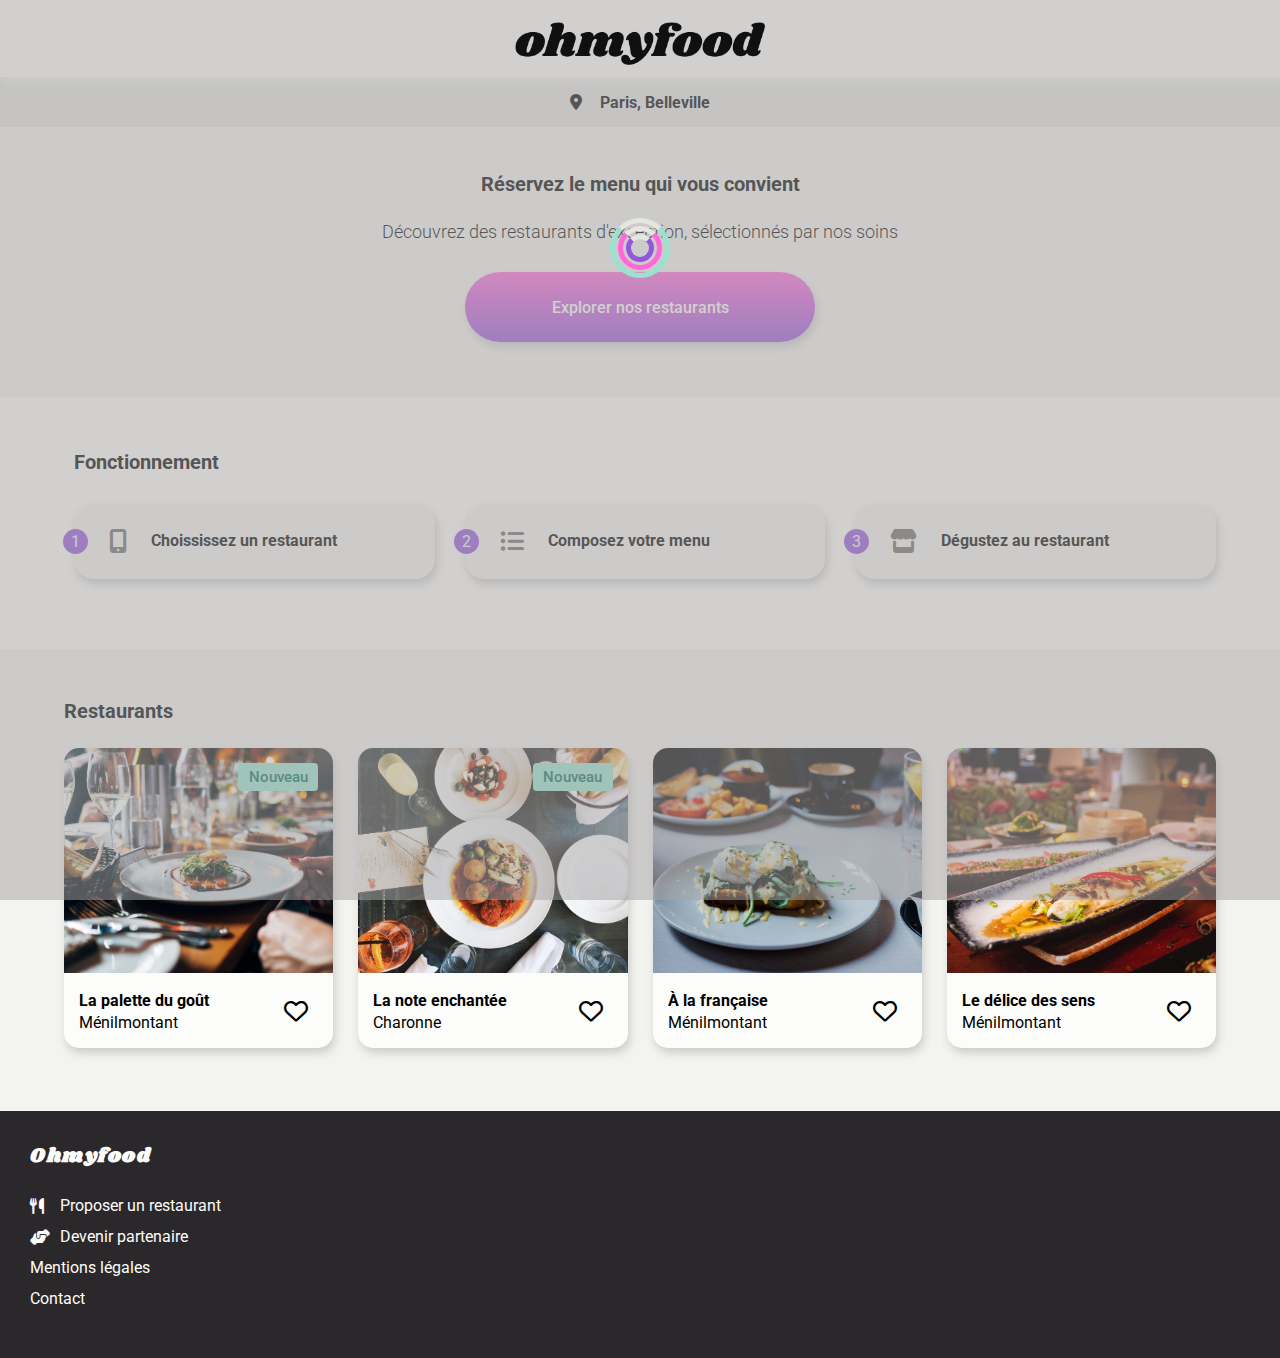
<file: index.html>
<!DOCTYPE html>
<html lang="en">

<head>
    <meta charset="UTF-8">
    <meta name="viewport" content="width=device-width, initial-scale=1.0">
    <!-- add css page -->
    <link rel="stylesheet" href="./src/style/index.css">
    <!-- add font-aweseome librairie -->
    <link rel="stylesheet" href="https://cdnjs.cloudflare.com/ajax/libs/font-awesome/6.3.0/css/all.min.css">
    <link rel="preconnect" href="https://fonts.googleapis.com">
    <link rel="preconnect" href="https://fonts.gstatic.com" crossorigin>
    <title>OhMyFood</title>
</head>

<body>
    <header class="header_container">
        <img src="./src/images/logo/ohmyfood.png" alt="ohmyfood-title" class="title_img">
    </header>
    <main>

        <section class="information_container">
            <div class="location_container">
                <i class="fa-solid fa-location-dot"></i>
                <p class="text_bold">Paris, Belleville</p>
            </div>
            <div class="view_container">
                <h1 class="title_homepage">Réservez le menu qui vous convient</h1>
                <p class="view_text">Découvrez des restaurants d'exception, sélectionnés par nos soins</p>
                <button class="button_homepage">Explorer nos restaurants</button>
            </div>
        </section>

        <section class="functioning_container">
            <h2>Fonctionnement</h2>
            <div class="functioning_wrapper">
                <div class="functioning_card">
                    <div class="circle">1</div>
                    <i class="fa-solid fa-mobile-screen-button fa-xl functioning_icone"></i>
                    <h3>Choississez un restaurant</h3>
                </div>
                <div class="functioning_card">
                    <div class="circle">2</div>
                    <i class="fa-solid fa-list-ul fa-xl functioning_icone"></i>
                    <h3>Composez votre menu</h3>
                </div>
                <div class="functioning_card">
                    <div class="circle">3</div>
                    <i class="fa-solid fa-store fa-xl functioning_icone"></i>
                    <h3>Dégustez au restaurant</h3>
                </div>
            </div>
        </section>

        <section class="restaurant_container">
            <h2>Restaurants</h2>
            <div class="restaurant_card_wrapper">
                <article class="restaurant_card">
                    <a href="menu-palette.html">
                        <div class="new_card">
                            <p class="new_text">Nouveau</p>
                        </div>
                        <img src="./src/images/restaurants/jay-wennington-N_Y88TWmGwA-unsplash.jpg"
                            alt="restaurant la palette du gout" class="restaurant_img">
                        <div class="card_wrapper">
                            <div>
                                <h3>La palette du goût</h3>
                                <p>Ménilmontant</p>
                            </div>
                            <div class="icone_wrapper">
                                <!-- I added a svg for do the gradient -->
                                <svg xmlns="http://www.w3.org/2000/svg" width="24" height="24" viewBox="0 0 512 512"
                                    class="fullheart">
                                    <path
                                        d="M47.6 300.4L228.3 469.1c7.5 7 17.4 10.9 27.7 10.9s20.2-3.9 27.7-10.9L464.4 300.4c30.4-28.3 47.6-68 47.6-109.5v-5.8c0-69.9-50.5-129.5-119.4-141C347 36.5 300.6 51.4 268 84L256 96 244 84c-32.6-32.6-79-47.5-124.6-39.9C50.5 55.6 0 115.2 0 185.1v5.8c0 41.5 17.2 81.2 47.6 109.5z" />
                                    <defs>
                                        <linearGradient id="gradient" gradientTransform="rotate(90)">
                                            <stop offset="0%" stop-color="#9356dc" />
                                            <stop offset="100%" stop-color="#ff69da" />
                                        </linearGradient>
                                    </defs>
                                </svg>
                                <i class="fa-regular fa-heart fa-xl emptyheart"></i>
                            </div>
                        </div>
                    </a>
                </article>
                <article class="restaurant_card">
                    <a href="menu-enchante.html">
                        <div class="new_card">
                            <p class="new_text">Nouveau</p>
                        </div>
                        <img src="./src/images/restaurants/stil-u2Lp8tXIcjw-unsplash.jpg"
                            alt="restaurant la note enchantee" class="restaurant_img">
                        <div class="card_wrapper">
                            <div>
                                <h3>La note enchantée</h3>
                                <p>Charonne</p>
                            </div>
                            <div class="icone_wrapper">
                                <!-- I added a svg for do the gradient -->
                                <svg xmlns="http://www.w3.org/2000/svg" width="24" height="24" viewBox="0 0 512 512"
                                    class="fullheart">
                                    <path
                                        d="M47.6 300.4L228.3 469.1c7.5 7 17.4 10.9 27.7 10.9s20.2-3.9 27.7-10.9L464.4 300.4c30.4-28.3 47.6-68 47.6-109.5v-5.8c0-69.9-50.5-129.5-119.4-141C347 36.5 300.6 51.4 268 84L256 96 244 84c-32.6-32.6-79-47.5-124.6-39.9C50.5 55.6 0 115.2 0 185.1v5.8c0 41.5 17.2 81.2 47.6 109.5z" />
                                </svg>
                                <i class="fa-regular fa-heart fa-xl emptyheart"></i>
                            </div>
                        </div>
                    </a>
                </article>

                <article class="restaurant_card">
                    <a href="./menu-francaise.html">
                        <img src="./src/images/restaurants/toa-heftiba-DQKerTsQwi0-unsplash.jpg"
                            alt="restaurant la note enchantee" class="restaurant_img">
                        <div class="card_wrapper">
                            <div>
                                <h3>À la française</h3>
                                <p>Ménilmontant</p>
                            </div>
                            <div class="icone_wrapper">
                                <!-- I added a svg for do the gradient -->
                                <svg xmlns="http://www.w3.org/2000/svg" width="24" height="24" viewBox="0 0 512 512"
                                    class="fullheart">
                                    <path
                                        d="M47.6 300.4L228.3 469.1c7.5 7 17.4 10.9 27.7 10.9s20.2-3.9 27.7-10.9L464.4 300.4c30.4-28.3 47.6-68 47.6-109.5v-5.8c0-69.9-50.5-129.5-119.4-141C347 36.5 300.6 51.4 268 84L256 96 244 84c-32.6-32.6-79-47.5-124.6-39.9C50.5 55.6 0 115.2 0 185.1v5.8c0 41.5 17.2 81.2 47.6 109.5z" />
                                </svg>
                                <i class="fa-regular fa-heart fa-xl emptyheart"></i>
                            </div>
                        </div>
                    </a>
                </article>
                <article class="restaurant_card">
                    <a href="./menu-delice.html">
                        <img src="./src/images/restaurants/louis-hansel-shotsoflouis-qNBGVyOCY8Q-unsplash.jpg"
                            alt="restaurant le delice des sens" class="restaurant_img">
                        <div class="card_wrapper">
                            <div>
                                <h3>Le délice des sens</h3>
                                <p>Ménilmontant</p>
                            </div>
                            <div class="icone_wrapper">
                                <!-- I added a svg for do the gradient -->
                                <svg xmlns="http://www.w3.org/2000/svg" width="24" height="24" viewBox="0 0 512 512"
                                    class="fullheart">
                                    <path
                                        d="M47.6 300.4L228.3 469.1c7.5 7 17.4 10.9 27.7 10.9s20.2-3.9 27.7-10.9L464.4 300.4c30.4-28.3 47.6-68 47.6-109.5v-5.8c0-69.9-50.5-129.5-119.4-141C347 36.5 300.6 51.4 268 84L256 96 244 84c-32.6-32.6-79-47.5-124.6-39.9C50.5 55.6 0 115.2 0 185.1v5.8c0 41.5 17.2 81.2 47.6 109.5z" />
                                </svg>
                                <i class="fa-regular fa-heart fa-xl emptyheart"></i>
                            </div>
                        </div>
                    </a>
                </article>
            </div>
        </section>
        <div class="loader">
            <div class="loader_circle_starter"></div>
            <div class="loader_circle_middle"> </div>
            <div class="loader_circle_inside"></div>
        </div>
    </main>
    <footer>
        <h4>Ohmyfood</h4>
        <div class="footer_wrapper">
            <div class="flex_wrapper">
                <i class="fa-solid fa-utensils footer_i white"></i>
                <a href="#">
                    <p class="footer_text">Proposer un restaurant</p>
                </a>
            </div>
            <div class="flex_wrapper">
                <i class="fa-solid fa-handshake-angle footer_i white"></i>
                <a href="">
                    <p class="footer_text">Devenir partenaire</p>
                </a>
            </div>
            <a href="">
                <p class="footer_text">Mentions légales</p>
            </a>
            <a href="mailto:contact@ohmyfood.com?">
                <p class="footer_text">Contact</p>
            </a>
        </div>
    </footer>
</body>

</html>
</file>
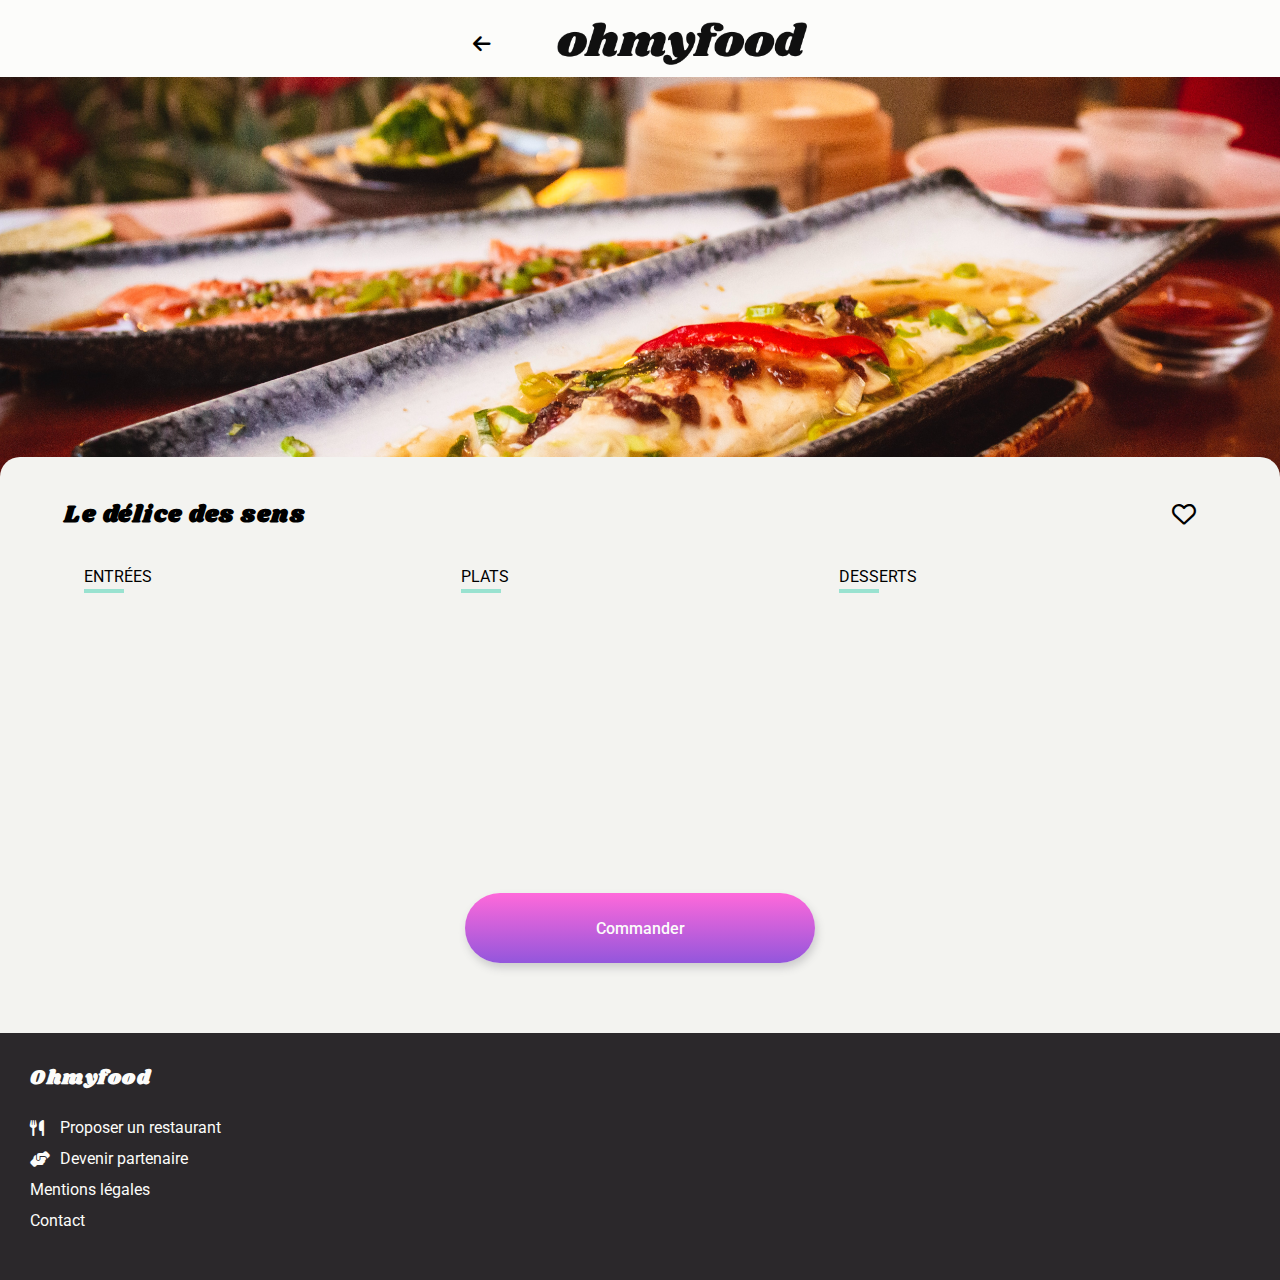
<file: menu-delice.html>
<!DOCTYPE html>
<html lang="en">

<head>
    <meta charset="UTF-8">
    <meta name="viewport" content="width=device-width, initial-scale=1.0">
    <!-- add css page -->
    <link rel="stylesheet" href="./src/style/index.css">
    <!-- add font-aweseome librairie -->
    <link rel="stylesheet" href="https://cdnjs.cloudflare.com/ajax/libs/font-awesome/6.3.0/css/all.min.css">
    <link rel="preconnect" href="https://fonts.googleapis.com">
    <link rel="preconnect" href="https://fonts.gstatic.com" crossorigin>
    <title>OhMyFood</title>
</head>

<body>
    <header class="header_container">
        <a href="index.html"><i class="fa-solid fa-arrow-left fa-lg"></i></a>
        <img src="./src/images/logo/ohmyfood.png" alt="ohmyfood-title" class="title_img">
    </header>

    <main class="main_restaurant">
        <div class="restaurant_image">
            <img src="./src/images/restaurants/louis-hansel-shotsoflouis-qNBGVyOCY8Q-unsplash.jpg"
                alt="image rstaurant le delice des sens" class="restaurant_img">
        </div>

        <section class="menu_container">

            <div class="title_wrapper">
                <h1 class="restaurant_title">Le délice des sens</h1>
                <div class="icone_wrapper">
                    <!-- I added a svg for do the gradient -->
                    <svg xmlns="http://www.w3.org/2000/svg" width="24" height="24" viewBox="0 0 512 512"
                        class="fullheart">
                        <path
                            d="M47.6 300.4L228.3 469.1c7.5 7 17.4 10.9 27.7 10.9s20.2-3.9 27.7-10.9L464.4 300.4c30.4-28.3 47.6-68 47.6-109.5v-5.8c0-69.9-50.5-129.5-119.4-141C347 36.5 300.6 51.4 268 84L256 96 244 84c-32.6-32.6-79-47.5-124.6-39.9C50.5 55.6 0 115.2 0 185.1v5.8c0 41.5 17.2 81.2 47.6 109.5z" />
                        <defs>
                            <linearGradient id="gradient">
                                <stop offset="0%" stop-color="#9356dc" />
                                <stop offset="100%" stop-color="#ff69da" />
                            </linearGradient>
                        </defs>
                    </svg>
                    <i class="fa-regular fa-heart fa-xl emptyheart"></i>
                </div>
            </div>

            <div class="menu_wrapper">
                <div class="desktop_flex_wrapper">
                    <h2 class="title_menu">entrées</h2>
                    <div class="food_container">
                        <div class="menu_card delay01">
                            <div class="text_wrapper">
                                <h3>Tartare de thon</h3>
                                <p>Assaisonné au yuzu</p>
                            </div>
                            <p class="price">25€</p>
                            <div class="check"><i class="fa-solid fa-check circle"></i></div>
                        </div>
                        <div class="menu_card delay02">
                            <div class="text_wrapper">
                                <h3>Bouchée de homard croustillant</h3>
                                <p>Et sa farandole de petits légumes</p>
                            </div>
                            <p class="price">35€</p>
                            <div class="check"><i class="fa-solid fa-check circle"></i></div>
                        </div>
                        <div class="menu_card delay03">
                            <div class="text_wrapper">
                                <h3>Velouté de cèpes</h3>
                                <p>Aux truffes</p>
                            </div>
                            <p class="price">20€</p>
                            <div class="check"><i class="fa-solid fa-check circle"></i></div>
                        </div>
                    </div>
                </div>

                <div class="desktop_flex_wrapper">
                    <h2 class="title_menu">plats</h2>

                    <div class="food_container">
                        <div class="menu_card delay04">
                            <div class="text_wrapper">
                                <h3>Poulet rôti aux herbes de Provence</h3>
                                <p> Et sa crème de truffe</p>
                            </div>
                            <p class="price"> 40€</p>
                            <div class="check"><i class="fa-solid fa-check circle"></i></div>

                        </div>
                        <div class="menu_card delay05">
                            <div class="text_wrapper">
                                <h3>Langouste rôtie </h3>
                                <p>Et ses légumes de saison</p>
                            </div>
                            <p class="price">35€</p>
                            <div class="check"><i class="fa-solid fa-check circle"></i></div>
                        </div>
                        <div class="menu_card delay06">
                            <div class="text_wrapper">
                                <h3>Côte de boeuf Angus</h3>
                                <p>Et sa purée de panais</p>
                            </div>
                            <p class="price">44€</p>
                            <div class="check"><i class="fa-solid fa-check circle"></i></div>
                        </div>
                    </div>
                </div>

                <div class="desktop_flex_wrapper">
                    <h2 class="title_menu">desserts</h2>

                    <div class="food_container">

                        <div class="menu_card delay07">
                            <div class="text_wrapper">
                                <h3>Farandole de desserts</h3>
                                <p>Du chef</p>
                            </div>
                            <p class="price">18€</p>
                            <div class="check"><i class="fa-solid fa-check circle"></i></div>
                        </div>

                        <div class="menu_card delay08">
                            <div class="text_wrapper">
                                <h3>Crème brulée</h3>
                                <p>Revisitée</p>
                            </div>
                            <p class="price">22€</p>
                            <div class="check"><i class="fa-solid fa-check circle"></i></div>
                        </div>

                        <div class="menu_card delay09">
                            <div class="text_wrapper">
                                <h3>Tiramisu</h3>
                                <p>À la noisette</p>
                            </div>
                            <p class="price">23€</p>
                            <div class="check"><i class="fa-solid fa-check circle"></i></div>
                        </div>
                    </div>
                </div>
            </div>
            <button class="menu_button">Commander</button>
        </section>

    </main>

    <footer>
        <h4>Ohmyfood</h4>
        <div class="footer_wrapper">
            <div class="flex_wrapper">
                <i class="fa-solid fa-utensils footer_i white"></i>
                <a href="#">
                    <p class="footer_text">Proposer un restaurant</p>
                </a>
            </div>
            <div class="flex_wrapper">
                <i class="fa-solid fa-handshake-angle footer_i white"></i>
                <a href="">
                    <p class="footer_text">Devenir partenaire</p>
                </a>
            </div>
            <a href="">
                <p class="footer_text">Mentions légales</p>
            </a>
            <a href="mailto:contact@ohmyfood.com?">
                <p class="footer_text">Contact</p>
            </a>
        </div>
    </footer>
</body>

</html>
</file>
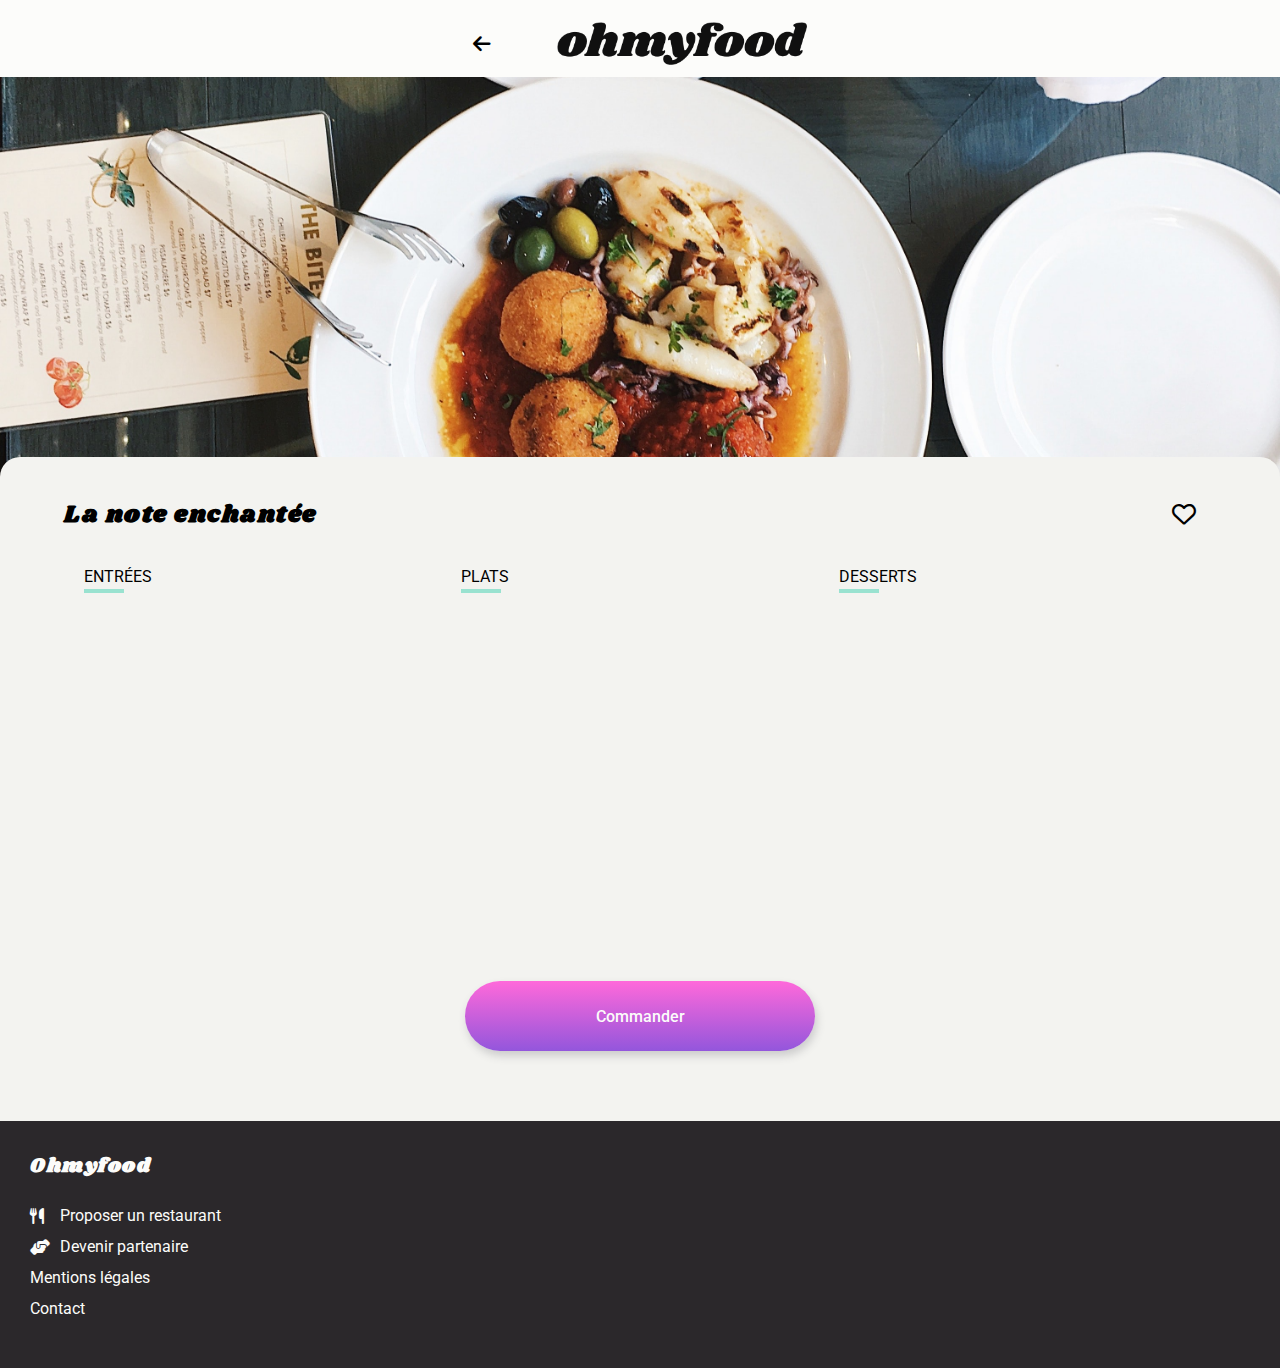
<file: menu-enchante.html>
<!DOCTYPE html>
<html lang="en">

<head>
    <meta charset="UTF-8">
    <meta name="viewport" content="width=device-width, initial-scale=1.0">
    <!-- add css page -->
    <link rel="stylesheet" href="./src/style/index.css">
    <!-- add font-aweseome librairie -->
    <link rel="stylesheet" href="https://cdnjs.cloudflare.com/ajax/libs/font-awesome/6.3.0/css/all.min.css">
    <link rel="preconnect" href="https://fonts.googleapis.com">
    <link rel="preconnect" href="https://fonts.gstatic.com" crossorigin>
    <title>OhMyFood</title>
</head>

<body>
    <header class="header_container">
        <a href="index.html"><i class="fa-solid fa-arrow-left fa-lg"></i></a>
        <img src="./src/images/logo/ohmyfood.png" alt="ohmyfood-title" class="title_img">
    </header>
    <main class="main_restaurant">
        <div class="restaurant_image">
            <img src="./src/images/restaurants/stil-u2Lp8tXIcjw-unsplash.jpg" alt="image restaurant la note enchantee"
                class="restaurant_img">
        </div>

        <section class="menu_container">
            <div class="title_wrapper">
                <h1 class="restaurant_title">La note enchantée</h1>
                <div class="icone_wrapper">
                    <!-- I added a svg for do the gradient -->
                    <svg xmlns="http://www.w3.org/2000/svg" width="24" height="24" viewBox="0 0 512 512"
                        class="fullheart">
                        <path
                            d="M47.6 300.4L228.3 469.1c7.5 7 17.4 10.9 27.7 10.9s20.2-3.9 27.7-10.9L464.4 300.4c30.4-28.3 47.6-68 47.6-109.5v-5.8c0-69.9-50.5-129.5-119.4-141C347 36.5 300.6 51.4 268 84L256 96 244 84c-32.6-32.6-79-47.5-124.6-39.9C50.5 55.6 0 115.2 0 185.1v5.8c0 41.5 17.2 81.2 47.6 109.5z" />
                        <defs>
                            <linearGradient id="gradient">
                                <stop offset="0%" stop-color="#9356dc" />
                                <stop offset="100%" stop-color="#ff69da" />
                            </linearGradient>
                        </defs>
                    </svg>
                    <i class="fa-regular fa-heart fa-xl emptyheart"></i>
                </div>
            </div>

            <div class="menu_wrapper">
                <div class="desktop_flex_wrapper">
                    <h2 class="title_menu">entrées</h2>

                    <div class="food_container">
                        <div class="menu_card delay01">
                            <div class="text_wrapper">
                                <h3>Ravioles de foie gras</h3>
                                <p>Accompagnés de leur crème à la truffe</p>
                            </div>
                            <p class="price">25€</p>
                            <div class="check"><i class="fa-solid fa-check circle"></i></div>
                        </div>
                        <div class="menu_card delay02">
                            <div class="text_wrapper">
                                <h3>Caviar osciètre</h3>
                                <p>Sur blini à la farine de blé noir</p>
                            </div>
                            <p class="price">35€</p>
                            <div class="check"><i class="fa-solid fa-check circle"></i></div>
                        </div>
                        <div class="menu_card delay03">
                            <div class="text_wrapper">
                                <h3>Homard et espuma de potiron</h3>
                                <p>Mariné aux zestes d'orange</p>
                            </div>
                            <p class="price">20€</p>
                            <div class="check"><i class="fa-solid fa-check circle"></i></div>
                        </div>
                        <div class="menu_card delay04">
                            <div class="text_wrapper">
                                <h3>Foie gras de canard cuit entier</h3>
                                <p>Confiture de figue et pain toasté</p>
                            </div>
                            <p class="price">35€</p>
                            <div class="check"><i class="fa-solid fa-check circle"></i></div>
                        </div>
                    </div>
                </div>

                <div class="desktop_flex_wrapper">
                    <h2 class="title_menu">plats</h2>
                    <div class="food_container">
                        <div class="menu_card delay05">
                            <div class="text_wrapper">
                                <h3>Noix de coquilles Saint-Jacques</h3>
                                <p>Sur lit de purée de céleri-rave</p>
                            </div>
                            <p class="price"> 40€</p>
                            <div class="check"><i class="fa-solid fa-check circle"></i></div>
                        </div>
                        <div class="menu_card delay06">
                            <div class="text_wrapper">
                                <h3>Langoustine poêlée</h3>
                                <p>Purée de patate douce</p>
                            </div>
                            <p class="price">35€</p>
                            <div class="check"><i class="fa-solid fa-check circle"></i></div>
                        </div>
                        <div class="menu_card delay07">
                            <div class="text_wrapper">
                                <h3>Mijoté de queue de boeuf</h3>
                                <p>Et riz sauvage aux zestes de citron</p>
                            </div>
                            <p class="price">44€</p>
                            <div class="check"><i class="fa-solid fa-check circle"></i></div>
                        </div>
                    </div>
                </div>

                <div class="desktop_flex_wrapper">
                    <h2 class="title_menu">desserts</h2>
                    <div class="food_container">
                        <div class="menu_card delay08">
                            <div class="text_wrapper">
                                <h3>Macaron noisette et chocolat</h3>
                                <p>Glace au caramel brun et sel de Guérande</p>
                            </div>
                            <p class="price">18€</p>
                            <div class="check"><i class="fa-solid fa-check circle"></i></div>
                        </div>
                        <div class="menu_card delay09">
                            <div class="text_wrapper">
                                <h3>Baba au rhum revisité </h3>
                                <p>Avec son coulis de citron</p>
                            </div>
                            <p class="price">22€</p>
                            <div class="check"><i class="fa-solid fa-check circle"></i></div>
                        </div>
                        <div class="menu_card delay10">
                            <div class="text_wrapper">
                                <h3>Tarte au citron meringuée</h3>
                                <p>Déstructurée</p>
                            </div>
                            <p class="price">23€</p>
                            <div class="check"><i class="fa-solid fa-check circle"></i></div>
                        </div>
                    </div>
                </div>
            </div>
            <button class="menu_button">Commander</button>

        </section>
    </main>

    <footer>
        <h4>Ohmyfood</h4>
        <div class="footer_wrapper">
            <div class="flex_wrapper">
                <i class="fa-solid fa-utensils footer_i white"></i>
                <a href="#">
                    <p class="footer_text">Proposer un restaurant</p>
                </a>
            </div>
            <div class="flex_wrapper">
                <i class="fa-solid fa-handshake-angle footer_i white"></i>
                <a href="">
                    <p class="footer_text">Devenir partenaire</p>
                </a>
            </div>
            <a href="">
                <p class="footer_text">Mentions légales</p>
            </a>
            <a href="mailto:contact@ohmyfood.com?">
                <p class="footer_text">Contact</p>
            </a>
        </div>
    </footer>
</body>

</html>
</file>
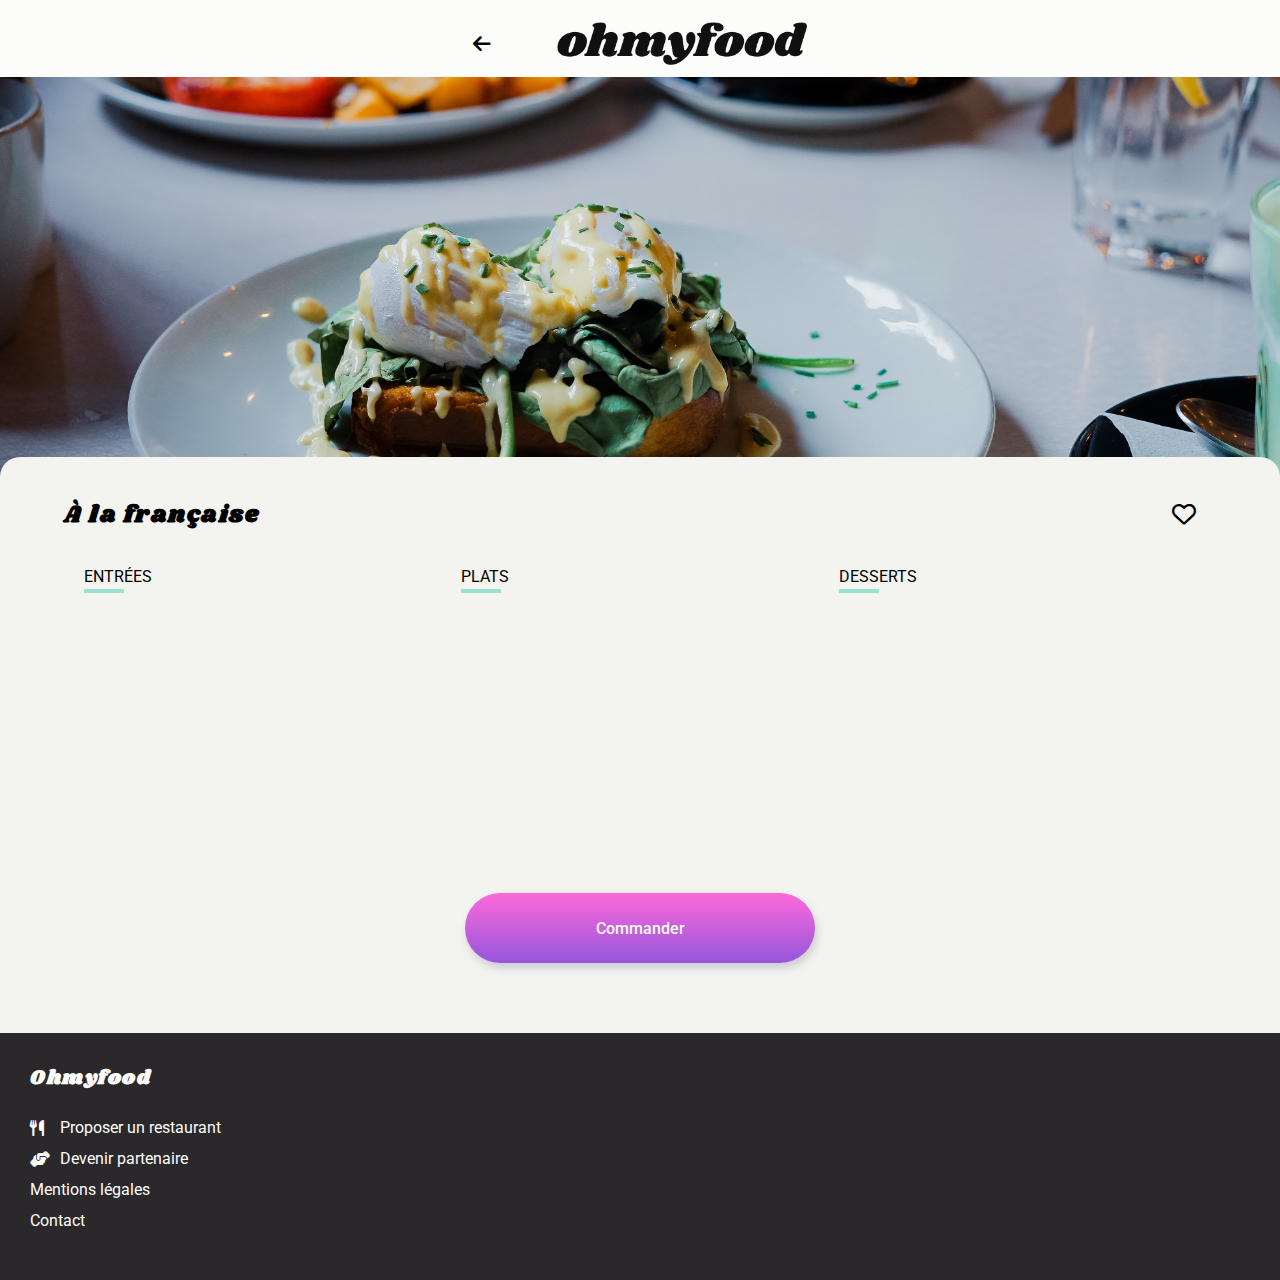
<file: menu-francaise.html>
<!DOCTYPE html>
<html lang="en">

<head>
    <meta charset="UTF-8">
    <meta name="viewport" content="width=device-width, initial-scale=1.0">
    <!-- add css page -->
    <link rel="stylesheet" href="./src/style/index.css">
    <!-- add font-aweseome librairie -->
    <link rel="stylesheet" href="https://cdnjs.cloudflare.com/ajax/libs/font-awesome/6.3.0/css/all.min.css">
    <link rel="preconnect" href="https://fonts.googleapis.com">
    <link rel="preconnect" href="https://fonts.gstatic.com" crossorigin>
    <title>OhMyFood</title>
</head>

<body>
    <header class="header_container">
        <a href="index.html"><i class="fa-solid fa-arrow-left fa-lg"></i></a>
        <img src="./src/images/logo/ohmyfood.png" alt="ohmyfood-title" class="title_img">
    </header>
    <main class="main_restaurant">
        <div class="restaurant_image">
            <img src="./src/images/restaurants/toa-heftiba-DQKerTsQwi0-unsplash.jpg"
                alt="image restaurant à la française" class="restaurant_img">
        </div>

        <section class="menu_container">
            <div class="title_wrapper">
                <h1 class="restaurant_title">À la française</h1>
                <div class="icone_wrapper">
                    <!-- I added a svg for do the gradient -->
                    <svg xmlns="http://www.w3.org/2000/svg" width="24" height="24" viewBox="0 0 512 512"
                        class="fullheart">
                        <path
                            d="M47.6 300.4L228.3 469.1c7.5 7 17.4 10.9 27.7 10.9s20.2-3.9 27.7-10.9L464.4 300.4c30.4-28.3 47.6-68 47.6-109.5v-5.8c0-69.9-50.5-129.5-119.4-141C347 36.5 300.6 51.4 268 84L256 96 244 84c-32.6-32.6-79-47.5-124.6-39.9C50.5 55.6 0 115.2 0 185.1v5.8c0 41.5 17.2 81.2 47.6 109.5z" />
                        <defs>
                            <linearGradient id="gradient">
                                <stop offset="0%" stop-color="#9356dc" />
                                <stop offset="100%" stop-color="#ff69da" />
                            </linearGradient>
                        </defs>
                    </svg>
                    <i class="fa-regular fa-heart fa-xl emptyheart"></i>
                </div>
            </div>

            <div class="menu_wrapper">
                <div class="desktop_flex_wrapper">
                    <h2 class="title_menu">entrées</h2>
                    <div class="food_container">
                        <div class="menu_card delay01">
                            <div class="text_wrapper">
                                <h3>Tartare de poulpe acidulé</h3>
                                <p>Aux zestes d'orange</p>
                            </div>
                            <p class="price">25€</p>
                            <div class="check"><i class="fa-solid fa-check circle"></i></div>
                        </div>
                        <div class="menu_card delay02">
                            <div class="text_wrapper">
                                <h3>Velouté de légumes d'antan</h3>
                                <p>Carotte, panais, topinambour</p>
                            </div>
                            <p class="price">35€</p>
                            <div class="check"><i class="fa-solid fa-check circle"></i></div>
                        </div>
                        <div class="menu_card delay03">
                            <div class="text_wrapper">
                                <h3>Soupe à l'oignon</h3>
                                <p>Revisitée</p>
                            </div>
                            <p class="price">20€</p>
                            <div class="check"><i class="fa-solid fa-check circle"></i></div>
                        </div>
                    </div>
                </div>

                <div class="desktop_flex_wrapper">
                    <h2 class="title_menu">plats</h2>
                    <div class="food_container">
                        <div class="menu_card delay04">
                            <div class="text_wrapper">
                                <h3>Coquilles Saint-Jacques</h3>
                                <p>Accompagnées d'une purée de panais</p>
                            </div>
                            <p class="price"> 40€</p>
                            <div class="check"><i class="fa-solid fa-check circle"></i></div>

                        </div>
                        <div class="menu_card delay05">
                            <div class="text_wrapper">
                                <h3>Magret de canard</h3>
                                <p>Et parmentier de pommes de terre</p>
                            </div>
                            <p class="price">35€</p>
                            <div class="check"><i class="fa-solid fa-check circle"></i></div>
                        </div>
                        <div class="menu_card delay06">
                            <div class="text_wrapper">
                                <h3>Pigeonneau d’Ille-et-Vilaine</h3>
                                <p>Sur son lit de gnocchis aux légume</p>
                            </div>
                            <p class="price">44€</p>
                            <div class="check"><i class="fa-solid fa-check circle"></i></div>
                        </div>
                    </div>
                </div>

                <div class="desktop_flex_wrapper">
                    <h2 class="title_menu">desserts</h2>
                    <div class="food_container">
                        <div class="menu_card delay07">
                            <div class="text_wrapper">
                                <h3>Pétales de violettes glacés</h3>
                                <p>Et purée de noisettes</p>
                            </div>
                            <p class="price">18€</p>
                            <div class="check"><i class="fa-solid fa-check circle"></i></div>
                        </div>
                        <div class="menu_card delay08">
                            <div class="text_wrapper">
                                <h3>Fondant au chocolat</h3>
                                <p>Revisité</p>
                            </div>
                            <p class="price">22€</p>
                            <div class="check"><i class="fa-solid fa-check circle"></i></div>
                        </div>
                        <div class="menu_card delay09">
                            <div class="text_wrapper">
                                <h3>Millefeuille croustillant</h3>
                                <p>Myrtilles et pâte d’amande</p>
                            </div>
                            <p class="price">23€</p>
                            <div class="check"><i class="fa-solid fa-check circle"></i></div>
                        </div>
                    </div>
                </div>
            </div>
            <button class="menu_button">Commander</button>

        </section>
    </main>

    <footer>
        <h4>Ohmyfood</h4>
        <div class="footer_wrapper">
            <div class="flex_wrapper">
                <i class="fa-solid fa-utensils footer_i white"></i>
                <a href="#">
                    <p class="footer_text">Proposer un restaurant</p>
                </a>
            </div>
            <div class="flex_wrapper">
                <i class="fa-solid fa-handshake-angle footer_i white"></i>
                <a href="">
                    <p class="footer_text">Devenir partenaire</p>
                </a>
            </div>
            <a href="">
                <p class="footer_text">Mentions légales</p>
            </a>
            <a href="mailto:contact@ohmyfood.com?">
                <p class="footer_text">Contact</p>
            </a>
        </div>
    </footer>
</body>

</html>
</file>
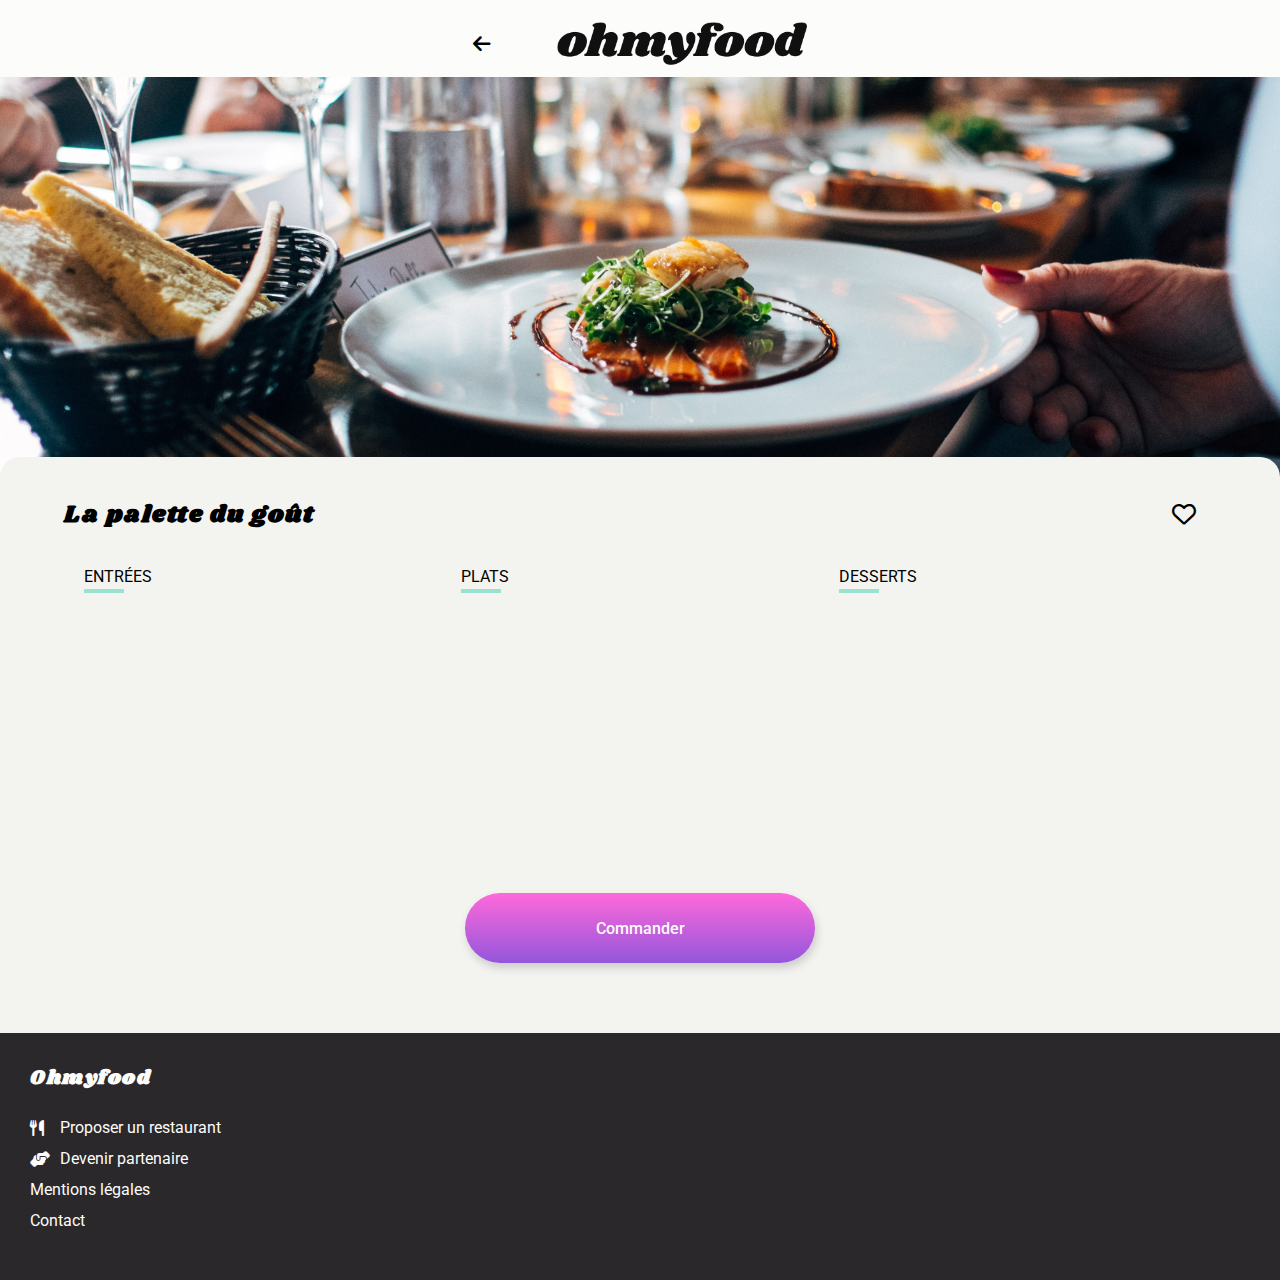
<file: menu-palette.html>
<!DOCTYPE html>
<html lang="en">

<head>
    <meta charset="UTF-8">
    <meta name="viewport" content="width=device-width, initial-scale=1.0">
    <!-- add css page -->
    <link rel="stylesheet" href="./src/style/index.css">
    <!-- add font-aweseome librairie -->
    <link rel="stylesheet" href="https://cdnjs.cloudflare.com/ajax/libs/font-awesome/6.3.0/css/all.min.css">
    <link rel="preconnect" href="https://fonts.googleapis.com">
    <link rel="preconnect" href="https://fonts.gstatic.com" crossorigin>
    <title>OhMyFood</title>
</head>

<body>
    <header class="header_container">
        <a href="index.html"><i class="fa-solid fa-arrow-left fa-lg"></i></a>
        <img src="./src/images/logo/ohmyfood.png" alt="ohmyfood-title" class="title_img">
    </header>
    <main class="main_restaurant">
        <div class="restaurant_image">
            <img src="./src/images/restaurants/jay-wennington-N_Y88TWmGwA-unsplash.jpg"
                alt="image restaurant la palette du gout" class="restaurant_img">
        </div>

        <section class="menu_container">
            <div class="title_wrapper">
                <h1 class="restaurant_title">La palette du goût</h1>
                <div class="icone_wrapper">
                    <!-- I added a svg for do the gradient -->
                    <svg xmlns="http://www.w3.org/2000/svg" width="24" height="24" viewBox="0 0 512 512"
                        class="fullheart">
                        <path
                            d="M47.6 300.4L228.3 469.1c7.5 7 17.4 10.9 27.7 10.9s20.2-3.9 27.7-10.9L464.4 300.4c30.4-28.3 47.6-68 47.6-109.5v-5.8c0-69.9-50.5-129.5-119.4-141C347 36.5 300.6 51.4 268 84L256 96 244 84c-32.6-32.6-79-47.5-124.6-39.9C50.5 55.6 0 115.2 0 185.1v5.8c0 41.5 17.2 81.2 47.6 109.5z" />
                        <defs>
                            <linearGradient id="gradient">
                                <stop offset="0%" stop-color="#9356dc" />
                                <stop offset="100%" stop-color="#ff69da" />
                            </linearGradient>
                        </defs>
                    </svg>
                    <i class="fa-regular fa-heart fa-xl emptyheart"></i>
                </div>
            </div>

            <div class="menu_wrapper">
                <div class="desktop_flex_wrapper">
                    <h2 class="title_menu">entrées</h2>
                    <div class="food_container">
                        <div class="menu_card delay01">
                            <div class="text_wrapper">
                                <h3>Fricassée d'escargots</h3>
                                <p>Au piment d'Espelette</p>
                            </div>
                            <p class="price">25€</p>
                            <div class="check"><i class="fa-solid fa-check circle"></i></div>
                        </div>
                        <div class="menu_card delay02">
                            <div class="text_wrapper">
                                <h3>Foie gras de canard mi-cuit</h3>
                                <p>Et ses copeaux de truffe noire</p>
                            </div>
                            <p class="price">35€</p>
                            <div class="check"><i class="fa-solid fa-check circle"></i></div>
                        </div>
                        <div class="menu_card delay03">
                            <div class="text_wrapper">
                                <h3>Œuf au plat</h3>
                                <p>Assaisonné à la truffe sur lit de caviar</p>
                            </div>
                            <p class="price">20€</p>
                            <div class="check"><i class="fa-solid fa-check circle"></i></div>
                        </div>
                    </div>
                </div>

                <div class="desktop_flex_wrapper">
                    <h2 class="title_menu">plats</h2>
                    <div class="food_container">
                        <div class="menu_card delay04">
                            <div class="text_wrapper">
                                <h3>Filet de boeuf aux herbes</h3>
                                <p>Accompagné de sa ribambelle de légumes</p>
                            </div>
                            <p class="price"> 40€</p>
                            <div class="check"><i class="fa-solid fa-check circle"></i></div>

                        </div>
                        <div class="menu_card delay05">
                            <div class="text_wrapper">
                                <h3>Parmentier de queue de boeuf</h3>
                                <p>À la truffe noire sur sa purée de panais</p>
                            </div>
                            <p class="price">35€</p>
                            <div class="check"><i class="fa-solid fa-check circle"></i></div>
                        </div>
                        <div class="menu_card delay06">
                            <div class="text_wrapper">
                                <h3>Filet de turbot</h3>
                                <p>Aux agrumes</p>
                            </div>
                            <p class="price">44€</p>
                            <div class="check"><i class="fa-solid fa-check circle"></i></div>
                        </div>
                    </div>
                </div>

                <div class="desktop_flex_wrapper">
                    <h2 class="title_menu">desserts</h2>
                    <div class="food_container">
                        <div class="menu_card delay07">
                            <div class="text_wrapper">
                                <h3>Paris-Brest</h3>
                                <p>Revisité</p>
                            </div>
                            <p class="price">18€</p>
                            <div class="check"><i class="fa-solid fa-check circle"></i></div>
                        </div>
                        <div class="menu_card delay08">
                            <div class="text_wrapper">
                                <h3>Macaron au chocolat d'exception</h3>
                                <p>Et glace à la vanille de Madagascar</p>
                            </div>
                            <p class="price">22€</p>
                            <div class="check"><i class="fa-solid fa-check circle"></i></div>
                        </div>
                        <div class="menu_card delay09">
                            <div class="text_wrapper">
                                <h3>Mousse au chocolat</h3>
                                <p>Au piment d'Espelette et à la truffe noire</p>
                            </div>
                            <p class="price">23€</p>
                            <div class="check"><i class="fa-solid fa-check circle"></i></div>
                        </div>
                    </div>
                </div>
            </div>
            <button class="menu_button">Commander</button>

        </section>
    </main>

    <footer>
        <h4>Ohmyfood</h4>
        <div class="footer_wrapper">
            <div class="flex_wrapper">
                <i class="fa-solid fa-utensils footer_i white"></i>
                <a href="#">
                    <p class="footer_text">Proposer un restaurant</p>
                </a>
            </div>
            <div class="flex_wrapper">
                <i class="fa-solid fa-handshake-angle footer_i white"></i>
                <a href="">
                    <p class="footer_text">Devenir partenaire</p>
                </a>
            </div>
            <a href="">
                <p class="footer_text">Mentions légales</p>
            </a>
            <a href="mailto:contact@ohmyfood.com?">
                <p class="footer_text">Contact</p>
            </a>
        </div>
    </footer>
</body>

</html>
</file>
<file: src/style/index.css>
/***************************Setting colors***************************/ /****************************setting fonts***************************/
@import url("https://fonts.googleapis.com/css2?family=Roboto:wght@100;300;400;500;700&display=swap");
@import url("https://fonts.googleapis.com/css2?family=Shrikhand&display=swap");
/**************************setting text***************************/
body {
  font-size: 16px;
  font-weight: 400;
}

h1,
h2 {
  font-size: 20px;
  font-weight: 700;
}

h3 {
  font-size: 16px;
  font-weight: 700;
  margin-bottom: 3px;
}

h4 {
  font-family: "Shrikhand", cursive;
  font-size: 20px;
  color: #fcfcfa;
  letter-spacing: 1.5px;
  margin-bottom: 25px;
}

.restaurant_title {
  font-size: 24px;
  font-family: "Shrikhand", cursive;
  letter-spacing: 1.5px;
}

.title_menu {
  font-size: 16px;
  text-transform: uppercase;
  font-weight: 400;
}

.text_bold {
  font-weight: 700;
}

.view_text {
  font-size: 18px;
  font-weight: 300;
  margin: 25px 0 30px 0;
}

.price {
  font-size: 14px;
  font-weight: 700;
  padding-top: 25px;
}

.new_text {
  font-size: 15px;
  font-weight: 500;
}

.footer_text {
  color: #fcfcfa;
}

/*************************Setting mixin************************/ /***************************************************************/
/*setting*/
/***************************************************************/
/*************************Setting page**************************/
* {
  margin: 0;
  padding: 0;
  box-sizing: border-box;
  list-style-type: none;
  margin-block: 0;
  outline: none;
  font-family: "Roboto", sans-serif;
}

body {
  max-width: 1400px;
  text-align: center;
  background-color: #fcfcfa;
  margin: 0 auto;
}

/*************Text link & img fit & icone color***************/
a,
a:visited {
  color: black;
  text-decoration: none;
}

img {
  -o-object-fit: cover;
     object-fit: cover;
}

.white {
  color: #fcfcfa;
}

/*************************breakup**************************/
/***************************Animations***************************/
/** restaurant => animation on menu**/
@keyframes moving {
  from {
    transform: translateY(15px);
    opacity: 0;
  }
  to {
    transform: translateY(0px);
    opacity: 1;
  }
}
/** homepage => loading animation with overlay**/
/*make overlay disappear*/
@keyframes overlay {
  from {
    transform: scale(1);
  }
  to {
    transform: scale(0);
  }
}
/* the 3 circles will rotate*/
@keyframes loader {
  from {
    transform: rotate(0deg);
  }
  to {
    transform: rotate(360deg);
  }
}
/**********************************************************************/
/*header*/
/**********************************************************************/
.header_container {
  display: flex;
  align-items: center;
  justify-content: center;
  box-shadow: 2px 5px 8px #cccccc;
  position: relative;
  z-index: 1;
  gap: 66px;
  padding: 22px 0 12px 0;
}
.header_container .title_img {
  width: 165px;
  /***************media => desktop*************/
  /***********************************************/
}
@media screen and (min-width: 1060px) {
  .header_container .title_img {
    width: 250px;
  }
}

/**********************************************************************/
/*Menu*/
/**********************************************************************/
main {
  position: relative;
  z-index: 0;
}
main .location_container {
  display: flex;
  align-items: center;
  justify-content: center;
  height: 50px;
  gap: 18px;
  background-color: #e5e5e2;
}
main .view_container {
  margin: 0 auto;
  padding: 45px 5% 55px 5%;
  background-color: #f3f3f0;
}
main .view_container .title_homepage {
  padding: 0 20px;
}
main .view_container .button_homepage {
  color: #fcfcfa;
  font-size: 16px;
  font-weight: 500;
  width: 225px;
  height: 50px;
  border: none;
  border-radius: 50px;
  margin: 0 auto;
  box-shadow: 2px 5px 8px #dcdcd9;
  background: linear-gradient(to top, #9356dc, #ff69da);
  cursor: pointer;
  transition: 0.4s ease-in-out;
  box-shadow: 2px 5px 8px #cccccc;
  /***************media****************************/
  /***********************************************/
}
main .view_container .button_homepage:hover {
  background: linear-gradient(to top, rgba(146, 86, 220, 0.8235294118), rgba(255, 105, 218, 0.7725490196));
  box-shadow: 2px 5px 8px #adacac;
}
@media screen and (min-width: 1060px) {
  main .view_container .button_homepage {
    width: 350px;
    height: 70px;
  }
}
main .functioning_container {
  text-align: left;
  width: 90%;
  margin: 0 auto;
  padding: 53px 0 70px 10px;
}
main .functioning_container .functioning_wrapper {
  display: flex;
  flex-direction: column;
  gap: 24px;
  padding-top: 30px;
  /***************media***************************/
  /*********************************************/
}
@media screen and (min-width: 1060px) {
  main .functioning_container .functioning_wrapper {
    display: flex;
    flex-direction: row;
    gap: 30px;
  }
}
main .functioning_container .functioning_wrapper .functioning_card {
  position: relative;
  display: flex;
  align-items: center;
  justify-content: center;
  box-shadow: 2px 5px 8px #cccccc;
  justify-content: normal;
  gap: 24px;
  background-color: #f3f3f0;
  width: 100%;
  height: 75px;
  border-radius: 20px;
  padding-left: 35px;
  transition: 0.4s ease-in-out;
  cursor: pointer;
}
main .functioning_container .functioning_wrapper .functioning_card .functioning_icone {
  color: #716c6c;
}
main .functioning_container .functioning_wrapper .functioning_card:hover {
  box-shadow: 2px 5px 8px #adacac;
  background-color: #f1ecf8;
}
main .functioning_container .functioning_wrapper .functioning_card:hover .functioning_icone {
  color: #9356dc;
}
main .functioning_container .functioning_wrapper .functioning_card .circle {
  position: absolute;
  display: flex;
  align-items: center;
  justify-content: center;
  width: 25px;
  height: 25px;
  color: #f3f3f0;
  background-color: #9356dc;
  border-radius: 100%;
  left: -11px;
}
main .restaurant_container {
  background-color: #f3f3f0;
  padding: 50px 5% 63px 5%;
  text-align: left;
}
main .restaurant_container .restaurant_card_wrapper {
  display: flex;
  flex-direction: column;
  gap: 18px;
  padding: 25px 0 0 0;
  /*********************media********************/
  /***********************************************/
}
@media screen and (min-width: 650px) {
  main .restaurant_container .restaurant_card_wrapper {
    gap: 40px;
  }
}
@media screen and (min-width: 1060px) {
  main .restaurant_container .restaurant_card_wrapper {
    display: flex;
    flex-direction: row;
    gap: 25px;
    margin: 0 auto;
  }
}
main .restaurant_container .restaurant_card_wrapper .restaurant_card {
  box-shadow: 2px 5px 8px #cccccc;
  position: relative;
  text-align: left;
  width: 100%;
  height: 250px;
  background-color: #fcfcfa;
  border-radius: 15px;
  margin: 0 auto;
  transition: 0.4s ease-in-out;
  /***************media***************************/
  /***********************************************/
}
main .restaurant_container .restaurant_card_wrapper .restaurant_card:hover {
  box-shadow: 2px 5px 8px #adacac;
}
@media screen and (min-width: 650px) {
  main .restaurant_container .restaurant_card_wrapper .restaurant_card {
    height: 300px;
  }
}
main .restaurant_container .restaurant_card_wrapper .restaurant_card .new_card {
  position: absolute;
  display: flex;
  align-items: center;
  justify-content: center;
  color: #087157;
  background-color: #99e2d0;
  border-radius: 4px;
  width: 80px;
  height: 28px;
  top: 15px;
  right: 15px;
}
main .restaurant_container .restaurant_card_wrapper .restaurant_card .restaurant_img {
  width: 100%;
  height: 175px;
  border-radius: 15px 15px 0 0;
  /*******************media***********************/
  /***********************************************/
}
@media screen and (min-width: 650px) {
  main .restaurant_container .restaurant_card_wrapper .restaurant_card .restaurant_img {
    height: 225px;
  }
}
main .restaurant_container .restaurant_card_wrapper .restaurant_card .card_wrapper {
  display: flex;
  flex-direction: row;
  justify-content: space-between;
  align-items: center;
  padding: 14px 25px 0 15px;
}
main .restaurant_container .restaurant_card_wrapper .restaurant_card .card_wrapper .icone_wrapper {
  position: relative;
  display: flex;
  flex-direction: row;
  align-items: center;
  justify-content: center;
  width: 24px;
  height: 24px;
  cursor: pointer;
}
main .restaurant_container .restaurant_card_wrapper .restaurant_card .card_wrapper .icone_wrapper .emptyheart {
  position: absolute;
  opacity: 1;
  transition: 0.4s ease-in-out;
}
main .restaurant_container .restaurant_card_wrapper .restaurant_card .card_wrapper .icone_wrapper .fullheart {
  position: absolute;
  opacity: 0;
  transition: 0.4s ease-in-out;
}
main .restaurant_container .restaurant_card_wrapper .restaurant_card .card_wrapper .icone_wrapper:hover .fullheart {
  opacity: 1;
  fill: url(#gradient);
}
main .restaurant_container .restaurant_card_wrapper .restaurant_card .card_wrapper .icone_wrapper:hover .emptyheart {
  opacity: 0;
}

/*****Setting the page loading*****/
.loader {
  display: flex;
  align-items: center;
  justify-content: center;
  position: fixed;
  min-height: 100vh;
  width: 100%;
  z-index: 10;
  top: 0px;
  left: 0px;
  background: rgba(168, 166, 166, 0.512);
  margin: 0 auto;
  animation: overlay 50ms 2s forwards;
}
.loader .loader_circle_starter {
  position: absolute;
  top: 218px;
  border: 5px solid #99e2d0;
  border-top: 5px solid #e5e5e2;
  border-radius: 50%;
  margin: 0 auto;
  width: 60px;
  height: 60px;
  animation: loader 2.5s linear infinite;
}
.loader .loader_circle_middle {
  position: absolute;
  top: 226px;
  border: 5px solid #ff69da;
  border-top: 5px solid #e5e5e2;
  border-radius: 50%;
  margin: 0 auto;
  width: 44px;
  height: 44px;
  animation: loader 2.5s linear infinite;
}
.loader .loader_circle_inside {
  position: absolute;
  top: 234px;
  border: 5px solid #9356dc;
  border-top: 5px solid #e5e5e2;
  border-radius: 50%;
  width: 28px;
  height: 28px;
  animation: loader 2.5s linear infinite;
}

.main_restaurant {
  position: relative;
  z-index: 1;
  background-color: #f3f3f0;
  /*********************media*********************/
  /*******************************************/
}
@media screen and (min-width: 1060px) {
  .main_restaurant {
    padding-bottom: 50px;
  }
}
.main_restaurant .restaurant_image {
  width: 100%;
  height: 255px;
  /*********************media*********************/
  /*******************************************/
}
@media screen and (min-width: 1060px) {
  .main_restaurant .restaurant_image {
    height: 400px;
  }
}
.main_restaurant .restaurant_image .restaurant_img {
  position: absolute;
  z-index: 0;
  width: 100%;
  height: 255px;
  left: 0px;
  top: 0px;
  /*******************media********************/
  /*******************************************/
}
@media screen and (min-width: 1060px) {
  .main_restaurant .restaurant_image .restaurant_img {
    height: 400px;
  }
}
.main_restaurant .menu_container {
  position: relative;
  z-index: 2;
  text-align: left;
  width: 100%;
  background-color: #f3f3f0;
  border-radius: 20px 20px 0 0;
  padding: 40px 5% 0 5%;
  top: -50px;
  /*********************media*******************/
  /********************************************/
}
@media screen and (min-width: 1060px) {
  .main_restaurant .menu_container {
    top: -20px;
  }
}
.main_restaurant .menu_container .title_wrapper {
  display: flex;
  flex-direction: row;
  align-items: center;
  justify-content: space-between;
  padding: 0px 20px 35px 0;
}
.main_restaurant .menu_container .title_wrapper .icone_wrapper {
  position: relative;
  display: flex;
  flex-direction: row;
  align-items: center;
  justify-content: center;
  width: 24px;
  height: 24px;
  cursor: pointer;
}
.main_restaurant .menu_container .title_wrapper .icone_wrapper .emptyheart {
  position: absolute;
  opacity: 1;
  transition: 0.4s ease-in-out;
}
.main_restaurant .menu_container .title_wrapper .icone_wrapper .fullheart {
  position: absolute;
  opacity: 0;
  transition: 0.4s ease-in-out;
}
.main_restaurant .menu_container .title_wrapper .icone_wrapper:hover .fullheart {
  opacity: 1;
  fill: url(#gradient);
}
.main_restaurant .menu_container .title_wrapper .icone_wrapper:hover .emptyheart {
  opacity: 0;
}
.main_restaurant .menu_container .menu_wrapper {
  display: block;
  /*******************media*******************/
  /*******************************************/
}
@media screen and (min-width: 1060px) {
  .main_restaurant .menu_container .menu_wrapper {
    display: flex;
    flex-direction: row;
    gap: 20px;
    justify-content: center;
  }
}
.main_restaurant .menu_container .menu_wrapper .desktop_flex_wrapper {
  display: block;
  /********************media*******************/
  /*******************************************/
}
@media screen and (min-width: 1060px) {
  .main_restaurant .menu_container .menu_wrapper .desktop_flex_wrapper {
    width: 31%;
  }
}
.main_restaurant .menu_container .menu_wrapper .desktop_flex_wrapper .title_menu {
  position: relative;
}
.main_restaurant .menu_container .menu_wrapper .desktop_flex_wrapper .title_menu:after {
  position: absolute;
  content: "";
  width: 40px;
  height: 4px;
  background: #99e2d0;
  left: 0px;
  top: 22px;
}
.main_restaurant .menu_container .menu_wrapper .desktop_flex_wrapper .food_container {
  display: flex;
  flex-direction: column;
  gap: 11px;
  padding: 20px 0 43px 0;
  /********************media*******************/
  /*******************************************/
}
@media screen and (min-width: 1060px) {
  .main_restaurant .menu_container .menu_wrapper .desktop_flex_wrapper .food_container {
    display: flex;
    flex-direction: column;
    gap: 20px;
    justify-content: center;
    margin: 0 auto;
  }
}
.main_restaurant .menu_container .menu_wrapper .desktop_flex_wrapper .food_container .menu_card {
  position: relative;
  display: flex;
  align-items: center;
  justify-content: center;
  box-shadow: 2px 5px 8px #cccccc;
  justify-content: space-between;
  overflow: hidden;
  height: 68px;
  border-radius: 15px;
  background-color: #fcfcfa;
  padding: 0 15px;
  cursor: pointer;
  transition: padding-right 0.6s ease-in-out;
  opacity: 0;
  transform: translateY(15px);
}
.main_restaurant .menu_container .menu_wrapper .desktop_flex_wrapper .food_container .menu_card .text_wrapper {
  white-space: nowrap;
  overflow: hidden;
  text-overflow: ellipsis;
}
.main_restaurant .menu_container .menu_wrapper .desktop_flex_wrapper .food_container .menu_card .text_wrapper h3,
.main_restaurant .menu_container .menu_wrapper .desktop_flex_wrapper .food_container .menu_card .text_wrapper p {
  white-space: nowrap;
  overflow: hidden;
  text-overflow: ellipsis;
}
.main_restaurant .menu_container .menu_wrapper .desktop_flex_wrapper .food_container .menu_card .price {
  padding-left: 15px;
}
.main_restaurant .menu_container .menu_wrapper .desktop_flex_wrapper .food_container .menu_card .check {
  position: absolute;
  display: flex;
  align-items: center;
  justify-content: center;
  width: 60px;
  height: 68px;
  right: -60px;
  border-radius: 0 15px 15px 0;
  background-color: #99e2d0;
  transition: 0.6s ease-in-out;
}
.main_restaurant .menu_container .menu_wrapper .desktop_flex_wrapper .food_container .menu_card .check .circle {
  display: flex;
  align-items: center;
  justify-content: center;
  width: 20px;
  height: 20px;
  border-radius: 100%;
  background-color: #fcfcfa;
  color: #99e2d0;
  transform: rotate(360deg);
  transition: 0.6s ease-in-out;
}
.main_restaurant .menu_container .menu_wrapper .desktop_flex_wrapper .food_container .menu_card:hover {
  box-shadow: 2px 5px 8px #adacac;
  padding-right: 70px;
}
.main_restaurant .menu_container .menu_wrapper .desktop_flex_wrapper .food_container .menu_card:hover .check {
  transform: translateX(-60px);
}
.main_restaurant .menu_container .menu_wrapper .desktop_flex_wrapper .food_container .menu_card:hover .circle {
  transform: rotate(0);
}
.main_restaurant .menu_container .menu_wrapper .desktop_flex_wrapper .food_container .delay01 {
  animation: moving 0.5s 0.1s forwards;
}
.main_restaurant .menu_container .menu_wrapper .desktop_flex_wrapper .food_container .delay02 {
  animation: moving 0.5s 0.2s forwards;
}
.main_restaurant .menu_container .menu_wrapper .desktop_flex_wrapper .food_container .delay03 {
  animation: moving 0.5s 0.3s forwards;
}
.main_restaurant .menu_container .menu_wrapper .desktop_flex_wrapper .food_container .delay04 {
  animation: moving 0.5s 0.4s forwards;
}
.main_restaurant .menu_container .menu_wrapper .desktop_flex_wrapper .food_container .delay05 {
  animation: moving 0.5s 0.5s forwards;
}
.main_restaurant .menu_container .menu_wrapper .desktop_flex_wrapper .food_container .delay06 {
  animation: moving 0.5s 0.6s forwards;
}
.main_restaurant .menu_container .menu_wrapper .desktop_flex_wrapper .food_container .delay07 {
  animation: moving 0.5s 0.7s forwards;
}
.main_restaurant .menu_container .menu_wrapper .desktop_flex_wrapper .food_container .delay08 {
  animation: moving 0.5s 0.8s forwards;
}
.main_restaurant .menu_container .menu_wrapper .desktop_flex_wrapper .food_container .delay09 {
  animation: moving 0.5s 0.9s forwards;
}
.main_restaurant .menu_container .menu_wrapper .desktop_flex_wrapper .food_container .delay10 {
  animation: moving 0.5s 1s forwards;
}
.main_restaurant .menu_container .menu_button {
  display: flex;
  align-items: center;
  justify-content: center;
  color: #fcfcfa;
  font-size: 16px;
  font-weight: 500;
  width: 225px;
  height: 50px;
  border: none;
  border-radius: 50px;
  margin: 0 auto;
  box-shadow: 2px 5px 8px #dcdcd9;
  background: linear-gradient(to top, #9356dc, #ff69da);
  cursor: pointer;
  transition: 0.4s ease-in-out;
  box-shadow: 2px 5px 8px #cccccc;
  width: 186px;
  /*********************media*********************/
  /***********************************************/
}
.main_restaurant .menu_container .menu_button:hover {
  background: linear-gradient(to top, rgba(146, 86, 220, 0.8235294118), rgba(255, 105, 218, 0.7725490196));
  box-shadow: 2px 5px 8px #adacac;
}
@media screen and (min-width: 1060px) {
  .main_restaurant .menu_container .menu_button {
    width: 350px;
    height: 70px;
  }
}

/**********************************************************************/
/*footer*/
/**********************************************************************/
footer {
  text-align: left;
  background-color: #2b282b;
  padding: 30px 30px 50px 30px;
}
footer .footer_wrapper {
  display: flex;
  flex-direction: column;
  gap: 12px;
}
footer .footer_wrapper .flex_wrapper {
  display: flex;
  flex-direction: row;
  align-items: center;
  gap: 10px;
  transition: 0.4s ease-in-out;
  cursor: pointer;
  /*for align the 2 flex_wrapper*/
}
footer .footer_wrapper .flex_wrapper:hover .footer_text {
  color: #716c6c;
}
footer .footer_wrapper .flex_wrapper:hover .footer_i {
  color: #716c6c;
}
footer .footer_wrapper .flex_wrapper .footer_i {
  width: 20px;
}
footer .footer_wrapper .footer_text {
  transition: 0.4s ease-in-out;
  cursor: pointer;
}
footer .footer_wrapper .footer_text:hover {
  color: #716c6c;
}/*# sourceMappingURL=index.css.map */
</file>
